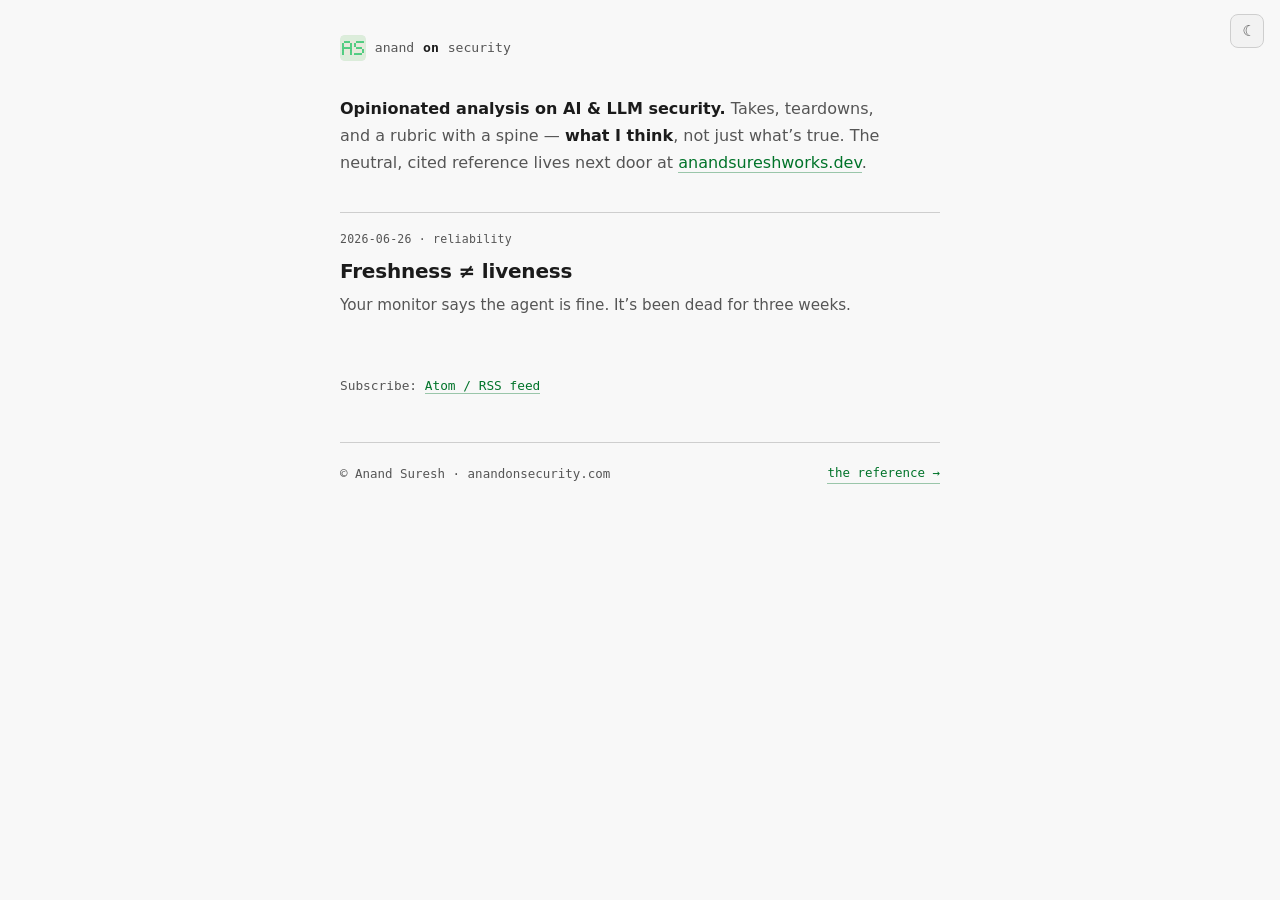
<file: index.html>
<!doctype html>
<html lang="en">
<head>
  <meta charset="utf-8" />
  <meta name="viewport" content="width=device-width, initial-scale=1" />
  <title>Anand on Security — opinionated analysis on AI &amp; LLM security</title>
  <meta name="description" content="Opinionated analysis on AI and LLM security. Takes, teardowns, and a rubric with a spine — what I think, not just what's true." />
  <meta name="robots" content="index, follow" />
  <meta property="og:title" content="Anand on Security" />
  <meta property="og:description" content="Opinionated analysis on AI & LLM security — takes, teardowns, and a rubric with a spine." />
  <meta property="og:type" content="website" />
  <meta property="og:url" content="https://anandonsecurity.com/" />
  <link rel="icon" href="/icon.svg" type="image/svg+xml" />
  <link rel="alternate" type="application/atom+xml" title="Anand on Security" href="/feed.xml" />
  <link rel="stylesheet" href="/style.css" />
  <script>
    (function(){var d=document.documentElement;try{var t=localStorage.getItem('theme');
      d.dataset.theme=(t==='light'||t==='dark')?t:(matchMedia('(prefers-color-scheme: light)').matches?'light':'dark');
    }catch(e){d.dataset.theme='dark';}})();
  </script>
</head>
<body>
  <a class="skip-link" href="#main">Skip to content</a>
  <button id="themeToggle" class="theme-toggle" type="button" aria-label="Toggle color theme">☀</button>

  <div class="wrap">
    <a class="masthead" href="/"><img src="/as-logo.svg" alt="" /> anand<b>on</b>security</a>

    <main id="main">
      <p class="lede"><b>Opinionated analysis on AI &amp; LLM security.</b> Takes, teardowns, and a
        rubric with a spine — <b>what I think</b>, not just what&rsquo;s true. The neutral, cited
        reference lives next door at <a href="https://anandsureshworks.dev/">anandsureshworks.dev</a>.</p>

      <section aria-label="essays">
        <div class="entry">
          <div class="date">2026-06-26 · reliability</div>
          <h2><a href="/freshness-is-not-liveness/">Freshness ≠ liveness</a></h2>
          <p class="dek">Your monitor says the agent is fine. It&rsquo;s been dead for three weeks.</p>
        </div>
      </section>

      <p class="subscribe">Subscribe: <a href="/feed.xml">Atom / RSS feed</a></p>
    </main>

    <div class="home-footer">
      <span>© Anand Suresh · anandonsecurity.com</span>
      <a href="https://anandsureshworks.dev/">the reference →</a>
    </div>
  </div>

  <script>
    (function(){var d=document.documentElement,b=document.getElementById('themeToggle');
      function paint(){var l=d.dataset.theme==='light';b.textContent=l?'☾':'☀';
        b.setAttribute('aria-label','Switch to '+(l?'dark':'light')+' theme');}
      paint();b.addEventListener('click',function(){var n=d.dataset.theme==='light'?'dark':'light';
        d.dataset.theme=n;try{localStorage.setItem('theme',n);}catch(e){}paint();});})();
  </script>
</body>
</html>
</file>
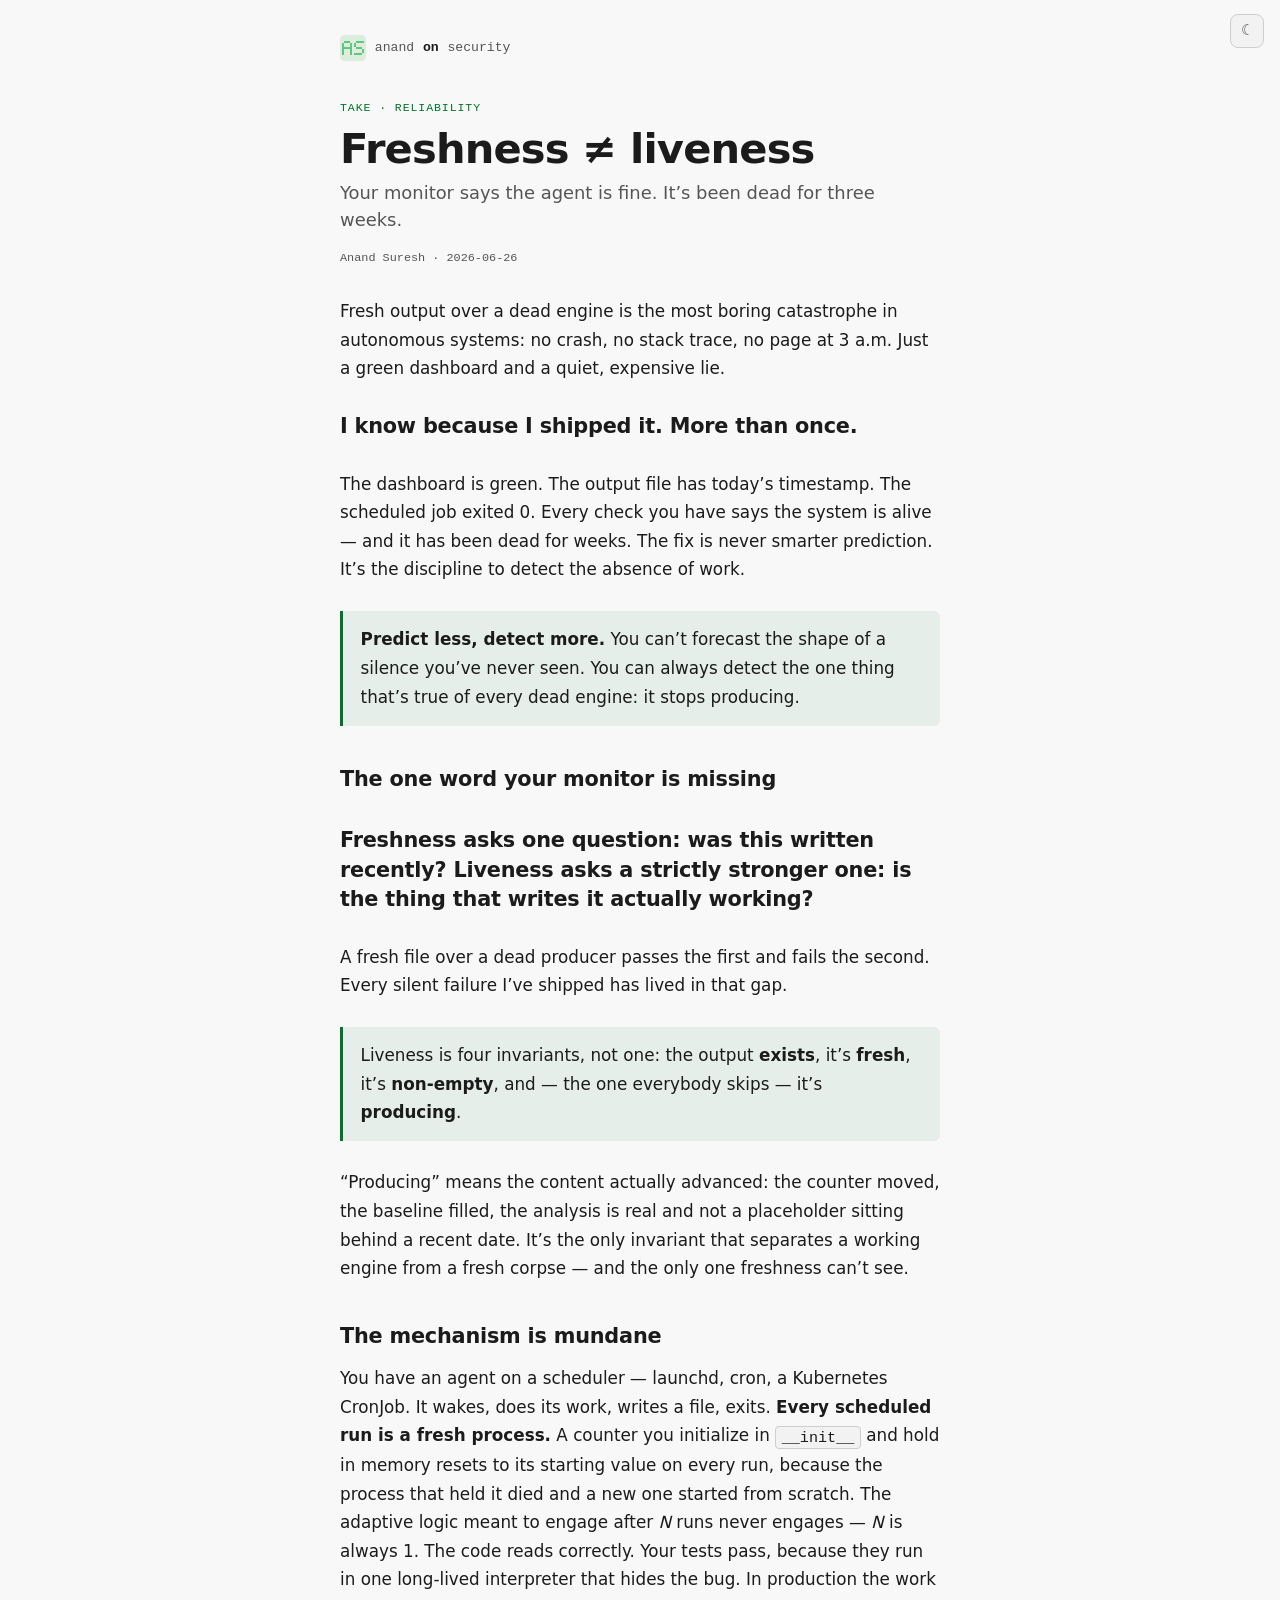
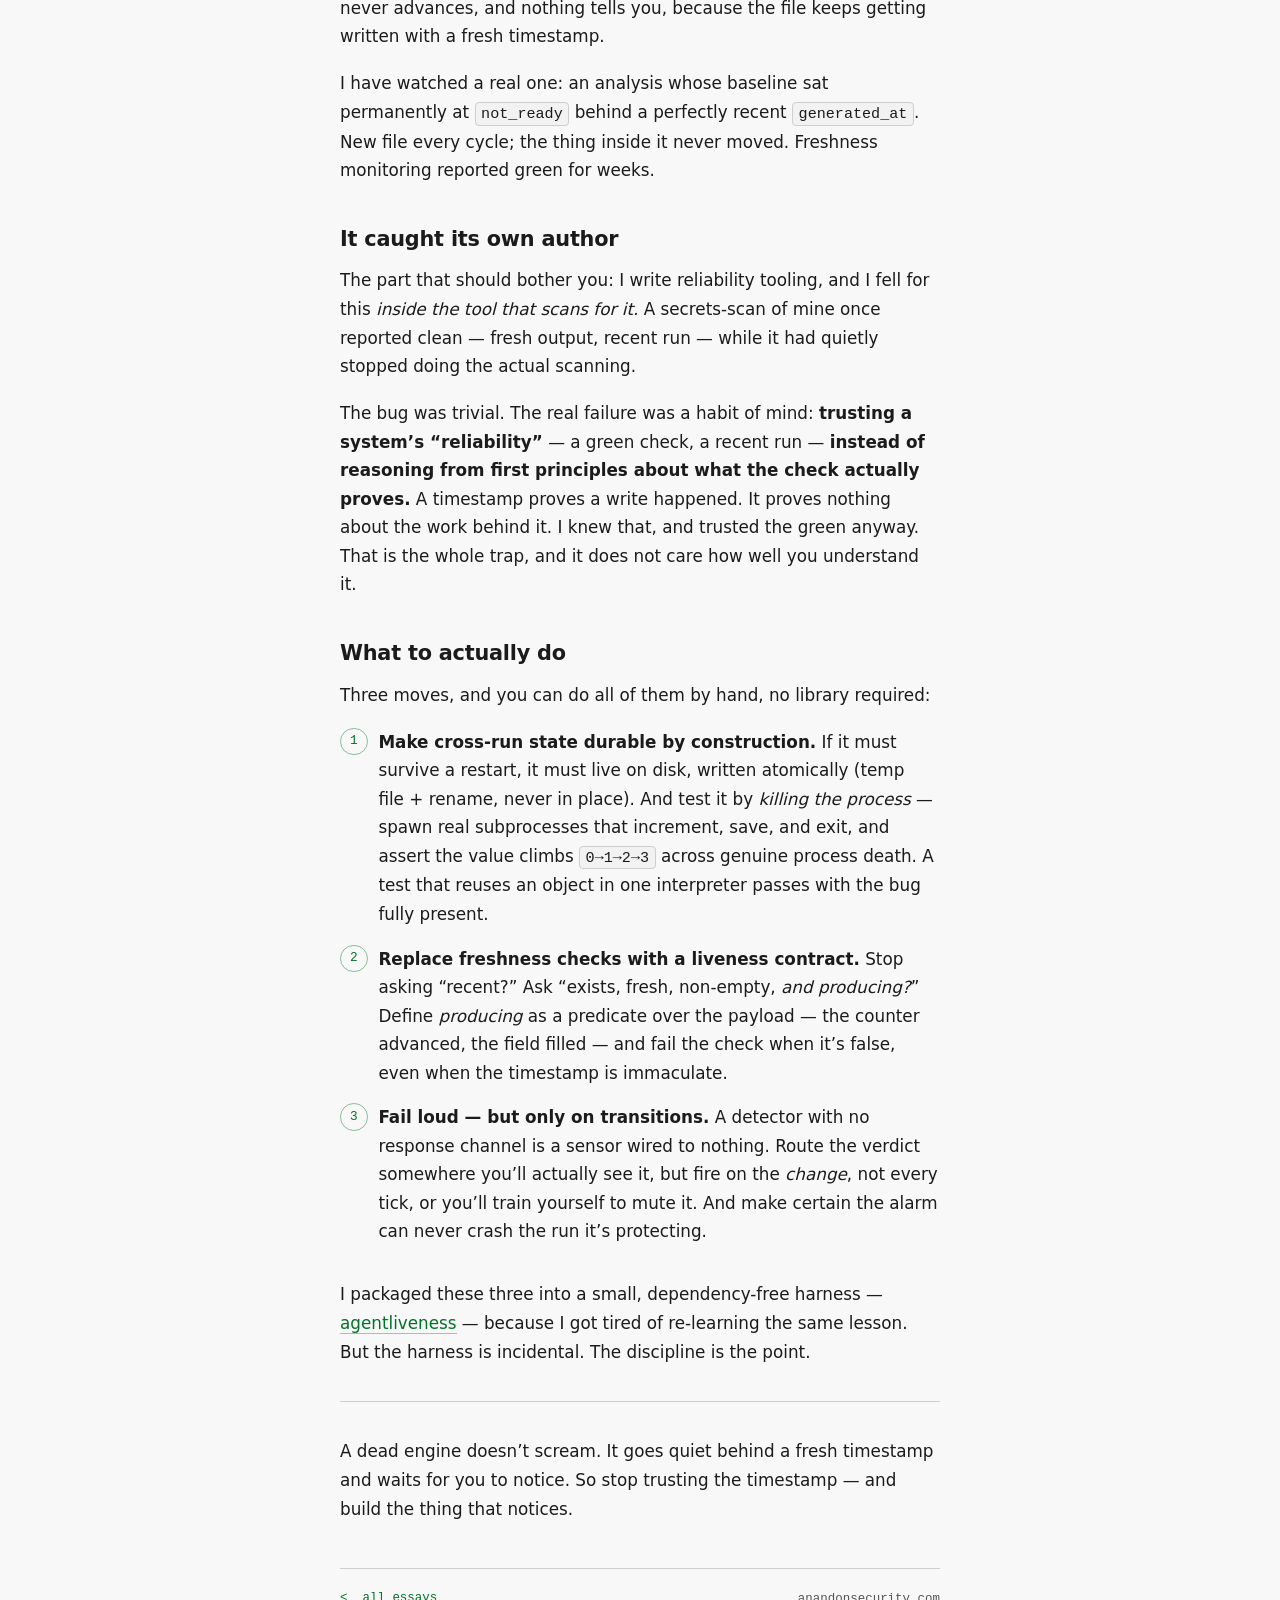
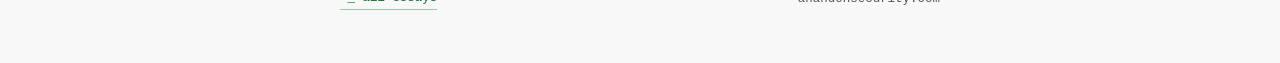
<file: freshness-is-not-liveness/index.html>
<!doctype html>
<html lang="en">
<head>
  <meta charset="utf-8" />
  <meta name="viewport" content="width=device-width, initial-scale=1" />
  <title>Freshness ≠ liveness — Anand on Security</title>
  <meta name="description" content="Your monitor says the agent is fine. It's been dead for three weeks. Why freshness checks pass over dead engines — and what to detect instead." />
  <meta name="robots" content="index, follow" />
  <meta property="og:title" content="Freshness ≠ liveness" />
  <meta property="og:description" content="Your monitor says the agent is fine. It's been dead for three weeks." />
  <meta property="og:type" content="article" />
  <meta property="og:url" content="https://anandonsecurity.com/freshness-is-not-liveness/" />
  <link rel="canonical" href="https://anandonsecurity.com/freshness-is-not-liveness/" />
  <link rel="icon" href="/icon.svg" type="image/svg+xml" />
  <link rel="alternate" type="application/atom+xml" title="Anand on Security" href="/feed.xml" />
  <link rel="stylesheet" href="/style.css" />
  <script>
    /* no-flash theme: resolve before first paint */
    (function(){var d=document.documentElement;try{var t=localStorage.getItem('theme');
      d.dataset.theme=(t==='light'||t==='dark')?t:(matchMedia('(prefers-color-scheme: light)').matches?'light':'dark');
    }catch(e){d.dataset.theme='dark';}})();
  </script>
</head>
<body>
  <a class="skip-link" href="#main">Skip to content</a>
  <button id="themeToggle" class="theme-toggle" type="button" aria-label="Toggle color theme">☀</button>

  <div class="wrap">
    <a class="masthead" href="/"><img src="/as-logo.svg" alt="" /> anand<b>on</b>security</a>

    <main id="main">
    <article>
      <header>
        <div class="kicker">Take · reliability</div>
        <h1>Freshness ≠ liveness</h1>
        <p class="dek">Your monitor says the agent is fine. It&rsquo;s been dead for three weeks.</p>
        <p class="byline">Anand Suresh · 2026-06-26</p>
      </header>

      <p>Fresh output over a dead engine is the most boring catastrophe in autonomous systems: no crash, no stack trace, no page at 3&nbsp;a.m. Just a green dashboard and a quiet, expensive lie.</p>

      <p class="tone">I know because I shipped it. More than once.</p>

      <p>The dashboard is green. The output file has today&rsquo;s timestamp. The scheduled job exited&nbsp;0. Every check you have says the system is alive — and it has been dead for weeks. The fix is never smarter prediction. It&rsquo;s the discipline to detect the absence of work.</p>

      <blockquote><p><strong>Predict less, detect more.</strong> You can&rsquo;t forecast the shape of a silence you&rsquo;ve never seen. You can always detect the one thing that&rsquo;s true of every dead engine: it stops producing.</p></blockquote>

      <h2>The one word your monitor is missing</h2>

      <p class="tone">Freshness asks one question: was this written recently? Liveness asks a strictly stronger one: is the thing that writes it actually working?</p>

      <p>A fresh file over a dead producer passes the first and fails the second. Every silent failure I&rsquo;ve shipped has lived in that gap.</p>

      <blockquote><p>Liveness is four invariants, not one: the output <strong>exists</strong>, it&rsquo;s <strong>fresh</strong>, it&rsquo;s <strong>non-empty</strong>, and — the one everybody skips — it&rsquo;s <strong>producing</strong>.</p></blockquote>

      <p>&ldquo;Producing&rdquo; means the content actually advanced: the counter moved, the baseline filled, the analysis is real and not a placeholder sitting behind a recent date. It&rsquo;s the only invariant that separates a working engine from a fresh corpse — and the only one freshness can&rsquo;t see.</p>

      <h2>The mechanism is mundane</h2>

      <p>You have an agent on a scheduler — launchd, cron, a Kubernetes CronJob. It wakes, does its work, writes a file, exits. <strong>Every scheduled run is a fresh process.</strong> A counter you initialize in <code>__init__</code> and hold in memory resets to its starting value on every run, because the process that held it died and a new one started from scratch. The adaptive logic meant to engage after <em>N</em> runs never engages — <em>N</em> is always&nbsp;1. The code reads correctly. Your tests pass, because they run in one long-lived interpreter that hides the bug. In production the work never advances, and nothing tells you, because the file keeps getting written with a fresh timestamp.</p>

      <p>I have watched a real one: an analysis whose baseline sat permanently at <code>not_ready</code> behind a perfectly recent <code>generated_at</code>. New file every cycle; the thing inside it never moved. Freshness monitoring reported green for weeks.</p>

      <h2>It caught its own author</h2>

      <p>The part that should bother you: I write reliability tooling, and I fell for this <em>inside the tool that scans for it.</em> A secrets-scan of mine once reported clean — fresh output, recent run — while it had quietly stopped doing the actual scanning.</p>

      <p>The bug was trivial. The real failure was a habit of mind: <strong>trusting a system&rsquo;s &ldquo;reliability&rdquo;</strong> — a green check, a recent run — <strong>instead of reasoning from first principles about what the check actually proves.</strong> A timestamp proves a write happened. It proves nothing about the work behind it. I knew that, and trusted the green anyway. That is the whole trap, and it does not care how well you understand it.</p>

      <h2>What to actually do</h2>

      <p>Three moves, and you can do all of them by hand, no library required:</p>

      <ol class="steps">
        <li><strong>Make cross-run state durable by construction.</strong> If it must survive a restart, it must live on disk, written atomically (temp file&nbsp;+&nbsp;rename, never in place). And test it by <em>killing the process</em> — spawn real subprocesses that increment, save, and exit, and assert the value climbs <code>0&rarr;1&rarr;2&rarr;3</code> across genuine process death. A test that reuses an object in one interpreter passes with the bug fully present.</li>
        <li><strong>Replace freshness checks with a liveness contract.</strong> Stop asking &ldquo;recent?&rdquo; Ask &ldquo;exists, fresh, non-empty, <em>and producing?</em>&rdquo; Define <em>producing</em> as a predicate over the payload — the counter advanced, the field filled — and fail the check when it&rsquo;s false, even when the timestamp is immaculate.</li>
        <li><strong>Fail loud — but only on transitions.</strong> A detector with no response channel is a sensor wired to nothing. Route the verdict somewhere you&rsquo;ll actually see it, but fire on the <em>change</em>, not every tick, or you&rsquo;ll train yourself to mute it. And make certain the alarm can never crash the run it&rsquo;s protecting.</li>
      </ol>

      <p>I packaged these three into a small, dependency-free harness — <a href="https://agentliveness.anandsureshworks.dev/">agentliveness</a> — because I got tired of re-learning the same lesson. But the harness is incidental. The discipline is the point.</p>

      <hr />

      <p>A dead engine doesn&rsquo;t scream. It goes quiet behind a fresh timestamp and waits for you to notice. So stop trusting the timestamp — and build the thing that notices.</p>

      <footer>
        <a href="/">&lt;_ all essays</a>
        <span>anandonsecurity.com</span>
      </footer>
    </article>
    </main>
  </div>

  <script>
    (function(){var d=document.documentElement,b=document.getElementById('themeToggle');
      function paint(){var l=d.dataset.theme==='light';b.textContent=l?'☾':'☀';
        b.setAttribute('aria-label','Switch to '+(l?'dark':'light')+' theme');}
      paint();b.addEventListener('click',function(){var n=d.dataset.theme==='light'?'dark':'light';
        d.dataset.theme=n;try{localStorage.setItem('theme',n);}catch(e){}paint();});})();
  </script>
</body>
</html>
</file>
<file: style.css>
/* anandonsecurity — the column. Dark + light, readable long-form; mono chrome, green accent. */
:root {
  --bg: oklch(0.10 0 0);
  --panel: oklch(0.13 0 0);
  --fg: oklch(0.92 0 0);
  --muted: oklch(0.62 0 0);
  --primary: oklch(0.78 0.16 150);
  --border: oklch(0.24 0 0);
  --draft: oklch(0.80 0.13 75);
  --sans: ui-sans-serif, system-ui, -apple-system, "Segoe UI", Roboto, sans-serif;
  --mono: ui-monospace, "SF Mono", "JetBrains Mono", Menlo, Consolas, monospace;
}
:root[data-theme="light"] {
  --bg: oklch(0.98 0 0);
  --panel: oklch(0.96 0 0);
  --fg: oklch(0.22 0 0);
  --muted: oklch(0.45 0 0);
  --primary: oklch(0.48 0.15 150);  /* darkened for >=4.5:1 on light */
  --border: oklch(0.85 0 0);
  --draft: oklch(0.50 0.14 60);
}
* { box-sizing: border-box; }
body {
  margin: 0;
  background: var(--bg);
  color: var(--fg);
  font-family: var(--sans);
  line-height: 1.7;
  -webkit-font-smoothing: antialiased;
}
@media (prefers-reduced-motion: no-preference) {
  body { transition: background-color .25s ease, color .25s ease; }
}
.wrap { width: 100%; max-width: 40rem; margin: 0 auto; padding: 2.2rem 1.25rem 3.5rem; }

a { color: var(--primary); text-decoration: none;
  border-bottom: 1px solid color-mix(in oklch, var(--primary) 38%, transparent); }
a:hover { border-bottom-color: var(--primary); }
a:focus-visible, button:focus-visible { outline: 2px solid var(--primary); outline-offset: 2px; border-radius: 3px; }

/* a11y chrome */
.skip-link { position: absolute; left: -999px; top: 0; z-index: 100; background: var(--primary);
  color: var(--bg); font-family: var(--mono); font-size: .8rem; padding: .5rem .9rem; border-radius: 0 0 8px 0; }
.skip-link:focus { left: 0; }
.theme-toggle { position: fixed; top: .85rem; right: 1rem; z-index: 20; width: 34px; height: 34px;
  display: inline-flex; align-items: center; justify-content: center; font-family: var(--mono);
  font-size: .95rem; background: var(--panel); color: var(--muted); border: 1px solid var(--border);
  border-radius: 8px; cursor: pointer; }
.theme-toggle:hover { color: var(--fg); }

/* masthead */
.masthead { display: inline-flex; align-items: center; gap: .55rem; font-family: var(--mono);
  font-size: .82rem; color: var(--muted); text-decoration: none; border: 0; }
.masthead img { width: 26px; height: 26px; border-radius: 4px; display: block; }
.masthead:hover { color: var(--fg); }
.masthead b { color: var(--fg); font-weight: 600; }

/* home — essay list */
.lede { color: var(--muted); font-size: 1rem; margin: 1.6rem 0 2.2rem; max-width: 34rem; }
.lede b { color: var(--fg); font-weight: 600; }
.entry { padding: 1.1rem 0; border-top: 1px solid var(--border); }
.entry .date { font-family: var(--mono); font-size: .72rem; color: var(--muted); letter-spacing: .02em; }
.entry h2 { font-size: 1.25rem; margin: .25rem 0 .35rem; letter-spacing: -.01em; }
.entry h2 a { color: var(--fg); border: 0; }
.entry h2 a:hover { color: var(--primary); }
.entry .dek { color: var(--muted); font-size: .95rem; margin: 0; }
.subscribe { margin-top: 2.4rem; font-family: var(--mono); font-size: .8rem; color: var(--muted); }

/* article */
article header { margin: 1.8rem 0 1.8rem; }
article .kicker { font-family: var(--mono); font-size: .72rem; letter-spacing: .08em;
  text-transform: uppercase; color: var(--primary); }
article h1 { font-size: clamp(1.9rem, 5.2vw, 2.6rem); line-height: 1.12; letter-spacing: -.02em;
  margin: .5rem 0 .5rem; font-weight: 700; }
article .dek { color: var(--muted); font-size: 1.12rem; line-height: 1.5; margin: 0 0 .9rem; }
article .byline { font-family: var(--mono); font-size: .74rem; color: var(--muted); }
article h2 { font-size: 1.3rem; letter-spacing: -.01em; margin: 2.3rem 0 .6rem; }
article p { margin: 0 0 1.15rem; font-size: 1.05rem; }
article strong { color: var(--fg); font-weight: 600; }
article em { color: var(--fg); font-style: italic; }
article hr { border: 0; border-top: 1px solid var(--border); margin: 2.2rem 0; }

/* standalone tone-setters */
.tone { font-size: 1.3rem; line-height: 1.4; color: var(--fg); font-weight: 600;
  letter-spacing: -.01em; margin: 1.8rem 0; }

blockquote { margin: 1.7rem 0; padding: .9rem 1.1rem; border-left: 3px solid var(--primary);
  background: color-mix(in oklch, var(--primary) 8%, transparent); border-radius: 0 .4rem .4rem 0;
  color: var(--fg); font-size: 1.08rem; }
blockquote p { margin: 0; }

pre, code { font-family: var(--mono); }
code { font-size: .9em; background: var(--panel); padding: .1rem .35rem; border-radius: .25rem;
  border: 1px solid var(--border); }

ol.steps { margin: 1.15rem 0; padding-left: 0; list-style: none; counter-reset: step; }
ol.steps li { position: relative; padding: 0 0 1rem 2.4rem; counter-increment: step; font-size: 1.05rem; }
ol.steps li::before { content: counter(step); position: absolute; left: 0; top: 0;
  width: 1.6rem; height: 1.6rem; display: grid; place-items: center;
  font-family: var(--mono); font-size: .8rem; color: var(--primary);
  border: 1px solid color-mix(in oklch, var(--primary) 45%, transparent); border-radius: 50%; }

article footer, .home-footer { margin-top: 2.8rem; padding-top: 1.2rem; border-top: 1px solid var(--border);
  font-family: var(--mono); font-size: .78rem; color: var(--muted); display: flex;
  flex-wrap: wrap; gap: .5rem 1.1rem; align-items: center; justify-content: space-between; }

.draft { font-family: var(--mono); font-size: .74rem; color: var(--draft);
  border: 1px dashed color-mix(in oklch, var(--draft) 45%, transparent);
  border-radius: .4rem; padding: .5rem .8rem; margin: 0 0 1.6rem; }
</file>
